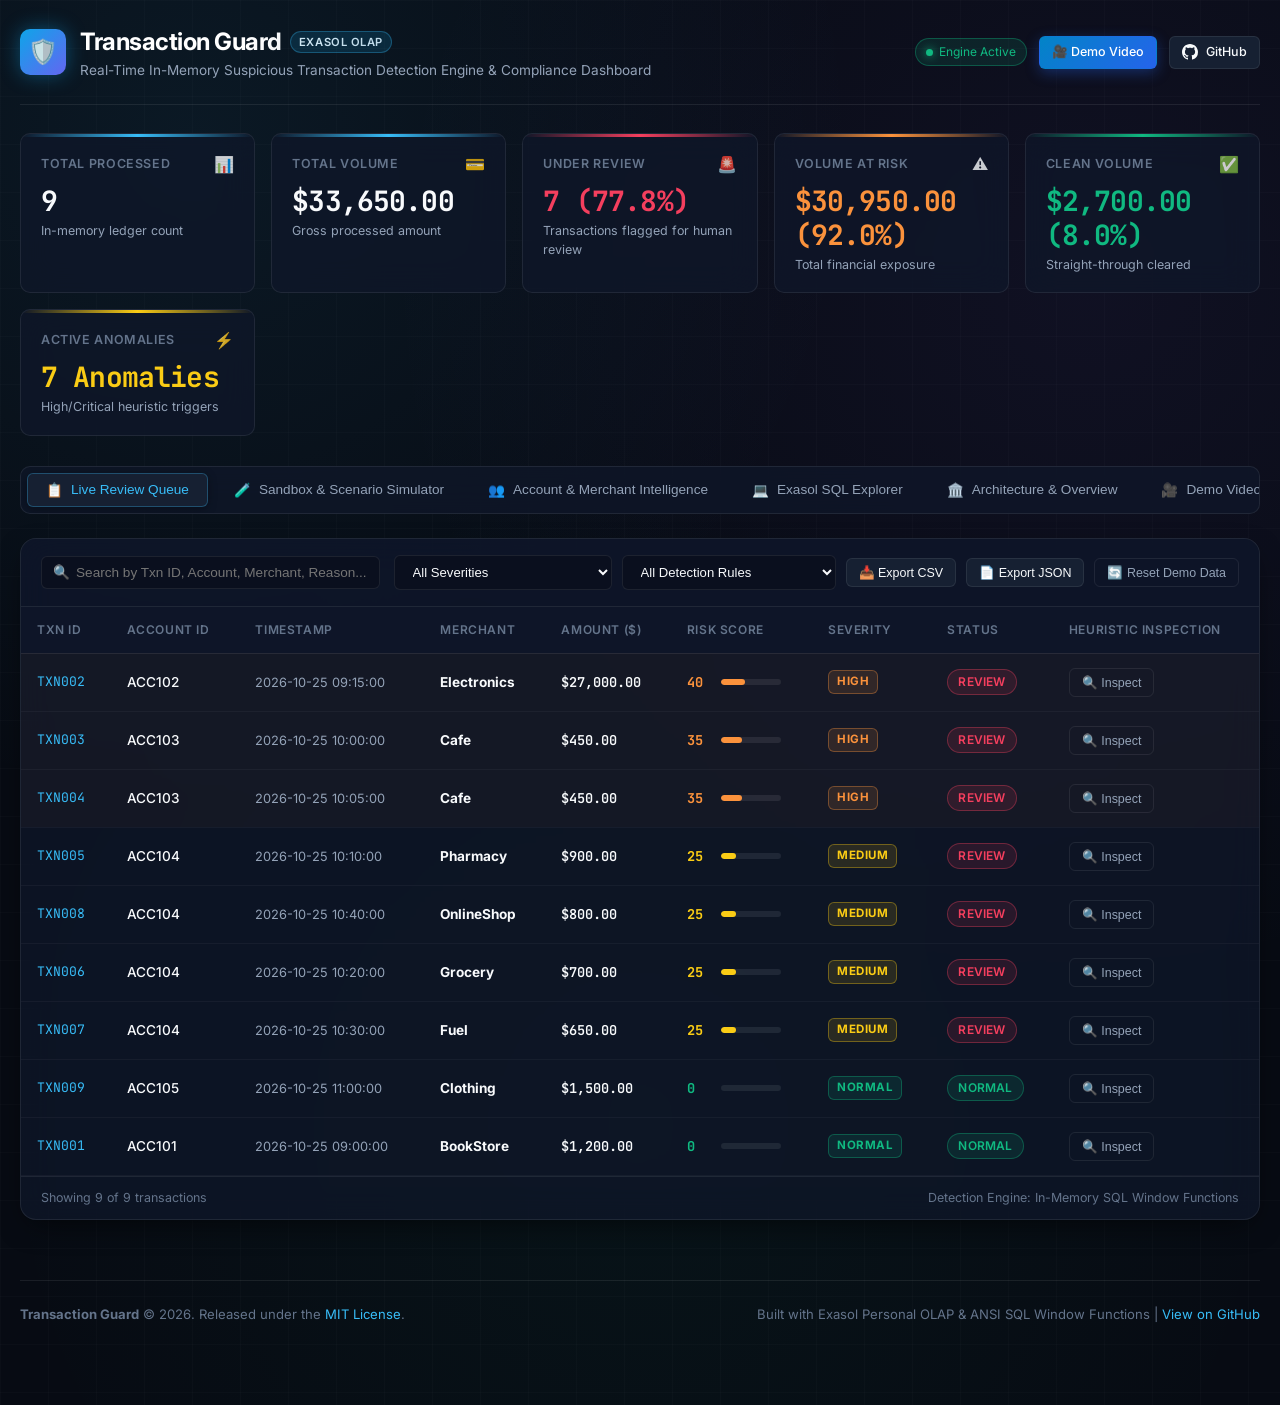
<file: index.html>
<!DOCTYPE html>
<html lang="en">
<head>
  <meta charset="UTF-8">
  <meta name="viewport" content="width=device-width, initial-scale=1.0">
  <title>Transaction Guard | In-Memory Suspicious Financial Transaction Detection Engine</title>
  <meta name="description" content="Real-time in-memory suspicious financial transaction detection engine built for Exasol OLAP and ANSI SQL. Uses analytic window functions to detect duplicate charges, high-value anomalies, and velocity bursts.">
  <meta name="keywords" content="Exasol, fraud detection, SQL window functions, transaction guard, financial analytics, compliance, money laundering, risk scoring">
  <meta name="author" content="Sindhureny S, Yashwanthiga G, TarunShree M">
  
  <!-- Favicon SVG -->
  <link rel="icon" type="image/svg+xml" href="data:image/svg+xml,<svg xmlns='http://www.w3.org/2000/svg' viewBox='0 0 100 100'><text y='.9em' font-size='90'>🛡️</text></svg>">

  <!-- Google Fonts: Inter & JetBrains Mono -->
  <link rel="preconnect" href="https://fonts.googleapis.com">
  <link rel="preconnect" href="https://fonts.gstatic.com" crossorigin>
  <link href="https://fonts.googleapis.com/css2?family=Inter:wght@400;500;600;700;800&family=JetBrains+Mono:wght@400;500;600;700&display=swap" rel="stylesheet">

  <link rel="stylesheet" href="styles.css">
</head>
<body>

  <div class="app-container">
    <!-- Top Header -->
    <header class="top-header">
      <div class="brand-section">
        <div class="brand-icon">🛡️</div>
        <div class="brand-text">
          <h1>
            Transaction Guard
            <span class="badge-tag">Exasol OLAP</span>
          </h1>
          <p>Real-Time In-Memory Suspicious Transaction Detection Engine & Compliance Dashboard</p>
        </div>
      </div>

      <div class="header-actions">
        <div class="live-indicator">
          <div class="pulse-dot"></div>
          <span>Engine Active</span>
        </div>
        <a href="https://drive.google.com/file/d/1MgY-Qg6QdmKEHT4E20H-TFEcHL1sKirj/view?usp=sharing" target="_blank" rel="noopener noreferrer" class="btn btn-primary btn-sm">
          🎥 Demo Video
        </a>
        <a href="https://github.com/Sindhureny/transaction_guard" target="_blank" rel="noopener noreferrer" class="btn btn-secondary btn-sm">
          <svg width="16" height="16" viewBox="0 0 24 24" fill="currentColor"><path d="M12 0C5.37 0 0 5.37 0 12c0 5.31 3.435 9.795 8.205 11.385.6.105.825-.255.825-.57 0-.285-.015-1.23-.015-2.235-3.015.555-3.795-.735-4.035-1.41-.135-.345-.72-1.41-1.23-1.695-.42-.225-1.02-.78-.015-.795.945-.015 1.62.87 1.845 1.23 1.08 1.815 2.805 1.305 3.495.99.105-.78.42-1.305.765-1.605-2.67-.3-5.46-1.335-5.46-5.925 0-1.305.465-2.385 1.23-3.225-.12-.3-.54-1.53.12-3.18 0 0 1.005-.315 3.3 1.23.96-.27 1.98-.405 3-.405s2.04.135 3 .405c2.295-1.56 3.3-1.23 3.3-1.23.66 1.65.24 2.88.12 3.18.765.84 1.23 1.905 1.23 3.225 0 4.605-2.805 5.625-5.475 5.925.435.375.81 1.095.81 2.22 0 1.605-.015 2.895-.015 3.3 0 .315.225.69.825.57A12.02 12.02 0 0024 12c0-6.63-5.37-12-12-12z"/></svg>
          GitHub
        </a>
      </div>
    </header>

    <!-- Executive KPI Grid -->
    <section class="kpi-grid">
      <div class="kpi-card">
        <div class="kpi-header">
          <span class="kpi-title">Total Processed</span>
          <span class="kpi-icon">📊</span>
        </div>
        <div class="kpi-value" id="kpiTotalTxns">0</div>
        <div class="kpi-subtitle">In-memory ledger count</div>
      </div>

      <div class="kpi-card">
        <div class="kpi-header">
          <span class="kpi-title">Total Volume</span>
          <span class="kpi-icon">💳</span>
        </div>
        <div class="kpi-value" id="kpiTotalVolume">$0.00</div>
        <div class="kpi-subtitle">Gross processed amount</div>
      </div>

      <div class="kpi-card critical">
        <div class="kpi-header">
          <span class="kpi-title">Under Review</span>
          <span class="kpi-icon">🚨</span>
        </div>
        <div class="kpi-value" id="kpiFlaggedTxns" style="color: var(--crit-color);">0 (0%)</div>
        <div class="kpi-subtitle">Transactions flagged for human review</div>
      </div>

      <div class="kpi-card high">
        <div class="kpi-header">
          <span class="kpi-title">Volume at Risk</span>
          <span class="kpi-icon">⚠️</span>
        </div>
        <div class="kpi-value" id="kpiFlaggedVol" style="color: var(--high-color);">$0.00 (0%)</div>
        <div class="kpi-subtitle">Total financial exposure</div>
      </div>

      <div class="kpi-card normal">
        <div class="kpi-header">
          <span class="kpi-title">Clean Volume</span>
          <span class="kpi-icon">✅</span>
        </div>
        <div class="kpi-value" id="kpiNormalVol" style="color: var(--norm-color);">$0.00 (0%)</div>
        <div class="kpi-subtitle">Straight-through cleared</div>
      </div>

      <div class="kpi-card medium">
        <div class="kpi-header">
          <span class="kpi-title">Active Anomalies</span>
          <span class="kpi-icon">⚡</span>
        </div>
        <div class="kpi-value" id="kpiActiveTriggers" style="color: var(--med-color);">0</div>
        <div class="kpi-subtitle">High/Critical heuristic triggers</div>
      </div>
    </section>

    <!-- Navigation Tabs -->
    <nav class="nav-tabs" aria-label="Main Dashboard Tabs">
      <button class="tab-btn active" data-target="tabLedger">
        <span>📋</span> Live Review Queue
      </button>
      <button class="tab-btn" data-target="tabSimulator">
        <span>🧪</span> Sandbox & Scenario Simulator
      </button>
      <button class="tab-btn" data-target="tabProfiles">
        <span>👥</span> Account & Merchant Intelligence
      </button>
      <button class="tab-btn" data-target="tabSql">
        <span>💻</span> Exasol SQL Explorer
      </button>
      <button class="tab-btn" data-target="tabArch">
        <span>🏛️</span> Architecture & Overview
      </button>
      <button class="tab-btn" data-target="tabVideo">
        <span>🎥</span> Demo Video
      </button>
    </nav>

    <!-- TAB 1: LIVE REVIEW QUEUE & LEDGER -->
    <main id="tabLedger" class="tab-content active">
      <div class="table-panel">
        <div class="table-toolbar">
          <div class="search-box">
            <span class="search-icon">🔍</span>
            <input type="text" id="searchInput" class="search-input" placeholder="Search by Txn ID, Account, Merchant, Reason...">
          </div>

          <div class="filter-group">
            <select id="filterSeverity" class="select-input" aria-label="Filter by Severity">
              <option value="ALL">All Severities</option>
              <option value="REVIEW">Only Review Queue</option>
              <option value="CRITICAL">Critical Tier (Score ≥ 65)</option>
              <option value="HIGH">High Tier (Score ≥ 35)</option>
              <option value="MEDIUM">Medium Tier (Score ≥ 25)</option>
              <option value="NORMAL">Normal / Cleared (Score = 0)</option>
            </select>

            <select id="filterRule" class="select-input" aria-label="Filter by Detection Rule">
              <option value="ALL">All Detection Rules</option>
              <option value="DUP">Rule 1: Duplicate Charges</option>
              <option value="HIGH">Rule 2: High-Value Anomaly</option>
              <option value="VEL">Rule 3: Daily Velocity Bursts</option>
              <option value="CLEAN">Rule 0: No Rules Triggered</option>
            </select>

            <button class="btn btn-secondary btn-sm" onclick="exportReviewQueueCSV()">
              📥 Export CSV
            </button>
            <button class="btn btn-secondary btn-sm" onclick="exportAuditJSON()">
              📄 Export JSON
            </button>
            <button class="btn btn-outline btn-sm" onclick="resetBaseline()">
              🔄 Reset Demo Data
            </button>
          </div>
        </div>

        <div class="table-responsive">
          <table class="data-table" id="ledgerTable">
            <thead>
              <tr>
                <th>Txn ID</th>
                <th>Account ID</th>
                <th>Timestamp</th>
                <th>Merchant</th>
                <th>Amount ($)</th>
                <th>Risk Score</th>
                <th>Severity</th>
                <th>Status</th>
                <th>Heuristic Inspection</th>
              </tr>
            </thead>
            <tbody id="ledgerTableBody">
              <!-- Dynamically populated by app.js -->
            </tbody>
          </table>
        </div>

        <div style="padding: 12px 20px; font-size: 0.78rem; color: var(--text-dim); display: flex; justify-content: space-between; border-top: 1px solid var(--border-subtle);">
          <span id="tableCountDisplay">Loading ledger...</span>
          <span>Detection Engine: In-Memory SQL Window Functions</span>
        </div>
      </div>
    </main>

    <!-- TAB 2: SANDBOX & TRANSACTION SIMULATOR -->
    <section id="tabSimulator" class="tab-content">
      <div class="simulator-layout">
        <!-- Input Form & Presets -->
        <div class="panel-card">
          <h2 class="panel-title"><span>🧪</span> Interactive Transaction Simulator</h2>
          <p class="panel-desc">Test custom transactions or trigger multi-rule compound attack simulations against the live heuristic engine.</p>

          <label class="form-label">Pre-Engineered Test Scenarios</label>
          <div class="presets-grid">
            <button class="preset-card" onclick="loadPreset('baseline')">
              <div class="preset-icon">📌</div>
              <span class="preset-title">Baseline Benchmark</span>
              <span class="preset-sub">Standard 9 transactions</span>
            </button>
            <button class="preset-card" onclick="loadPreset('high_value')">
              <div class="preset-icon">💎</div>
              <span class="preset-title">High-Value Spike</span>
              <span class="preset-sub">Breaches $25,000 threshold</span>
            </button>
            <button class="preset-card" onclick="loadPreset('duplicate_attack')">
              <div class="preset-icon">👥</div>
              <span class="preset-title">Duplicate Burst</span>
              <span class="preset-sub">Same Acc, Amt & Merchant</span>
            </button>
            <button class="preset-card" onclick="loadPreset('velocity_burst')">
              <div class="preset-icon">⚡</div>
              <span class="preset-title">Velocity Burst</span>
              <span class="preset-sub">≥ 4 txns in same day</span>
            </button>
            <button class="preset-card" onclick="loadPreset('compound_threat')">
              <div class="preset-icon">🚨</div>
              <span class="preset-title">Compound Critical</span>
              <span class="preset-sub">Duplicate + High Value (Score 75)</span>
            </button>
            <button class="preset-card" onclick="loadPreset('clean_only')">
              <div class="preset-icon">✅</div>
              <span class="preset-title">Benign Batch</span>
              <span class="preset-sub">Straight-through cleared</span>
            </button>
          </div>

          <div style="border-top: 1px solid var(--border-subtle); padding-top: 20px; margin-top: 10px;">
            <label class="form-label">Evaluate Custom Transaction</label>
            <div class="form-row">
              <div class="form-group">
                <label class="form-label" for="simAccount">Account ID</label>
                <input type="text" id="simAccount" class="form-input" value="ACC103" placeholder="e.g. ACC103">
              </div>
              <div class="form-group">
                <label class="form-label" for="simAmount">Amount ($ USD)</label>
                <input type="number" id="simAmount" class="form-input" value="450.00" step="0.01" placeholder="450.00">
              </div>
            </div>

            <div class="form-row">
              <div class="form-group">
                <label class="form-label" for="simMerchant">Merchant Terminal</label>
                <input type="text" id="simMerchant" class="form-input" value="Cafe" placeholder="e.g. Cafe">
              </div>
              <div class="form-group">
                <label class="form-label" for="simDateTime">Timestamp</label>
                <input type="text" id="simDateTime" class="form-input" value="2026-10-25 10:15:00">
              </div>
            </div>

            <div style="display: flex; gap: 12px; margin-top: 8px;">
              <button class="btn btn-primary" onclick="addSimulatedTransaction()">
                ➕ Commit to Active Ledger
              </button>
              <button class="btn btn-outline" onclick="resetBaseline()">
                🔄 Reset
              </button>
            </div>
          </div>
        </div>

        <!-- Real-Time Evaluation Result -->
        <div class="panel-card">
          <h2 class="panel-title"><span>🎯</span> Real-Time Heuristic Adjudication</h2>
          <p class="panel-desc">Calculated dynamically by partitioning across active ledger windows.</p>

          <div class="eval-result-card">
            <div class="eval-result-header">
              <div class="eval-score-ring">
                <div class="eval-score-number" id="simScoreVal">0</div>
                <div>
                  <div style="font-size: 0.75rem; color: var(--text-dim); text-transform: uppercase;">Composite Score</div>
                  <div style="font-size: 0.85rem; font-weight: 600;">Out of 100 max pts</div>
                </div>
              </div>

              <div style="text-align: right;">
                <div><span id="simSeverityBadge" class="badge-severity normal">NORMAL</span></div>
                <div style="margin-top: 6px;"><span id="simStatusBadge" class="badge-status normal">NORMAL</span></div>
              </div>
            </div>

            <div class="heuristic-breakdown">
              <div class="heuristic-item">
                <div class="heuristic-name">
                  <span>👥</span>
                  <div>
                    <strong>Rule 1: Duplicate Match Partition</strong><br/>
                    <span style="font-size: 0.72rem; color: var(--text-dim);">Same Account, Amount & Merchant</span>
                  </div>
                </div>
                <div style="font-family: var(--font-mono); font-size: 0.82rem;" id="simDupMatch">0 matches</div>
              </div>

              <div class="heuristic-item">
                <div class="heuristic-name">
                  <span>💎</span>
                  <div>
                    <strong>Rule 2: High-Value Threshold</strong><br/>
                    <span style="font-size: 0.72rem; color: var(--text-dim);">Amount ≥ $25,000.00</span>
                  </div>
                </div>
                <div style="font-family: var(--font-mono); font-size: 0.82rem;" id="simHighMatch">Under threshold</div>
              </div>

              <div class="heuristic-item">
                <div class="heuristic-name">
                  <span>⚡</span>
                  <div>
                    <strong>Rule 3: Daily Activity Velocity</strong><br/>
                    <span style="font-size: 0.72rem; color: var(--text-dim);">≥ 4 Transactions on same date</span>
                  </div>
                </div>
                <div style="font-family: var(--font-mono); font-size: 0.82rem;" id="simVelMatch">0 in day</div>
              </div>
            </div>

            <div style="margin-top: 16px; padding: 12px; background: rgba(0,0,0,0.3); border-radius: var(--radius-sm);">
              <div style="font-size: 0.72rem; color: var(--text-dim); text-transform: uppercase;">Adjudication Reasons</div>
              <div id="simReasonDisplay" style="font-size: 0.85rem; color: #38bdf8; font-weight: 500; margin-top: 4px;">
                No rule triggered
              </div>
            </div>
          </div>
        </div>
      </div>
    </section>

    <!-- TAB 3: ACCOUNT & MERCHANT RISK PROFILES -->
    <section id="tabProfiles" class="tab-content">
      <div style="display: grid; grid-template-columns: 1fr 1fr; gap: 24px;">
        <!-- Account Profiles -->
        <div class="table-panel">
          <div style="padding: 18px 20px; border-bottom: 1px solid var(--border-subtle);">
            <h3 style="font-size: 1.05rem; font-weight: 600; display: flex; align-items: center; gap: 8px;">
              <span>👤</span> Account Exposure Profiles (V_ACCOUNT_RISK_PROFILE)
            </h3>
            <p style="font-size: 0.78rem; color: var(--text-muted); margin-top: 4px;">Aggregated exposure, flagged volume, and maximum risk score per account.</p>
          </div>
          <div class="table-responsive">
            <table class="data-table">
              <thead>
                <tr>
                  <th>Account ID</th>
                  <th>Total Txns</th>
                  <th>Flagged</th>
                  <th>Total Volume</th>
                  <th>Volume at Risk</th>
                  <th>Max Score</th>
                </tr>
              </thead>
              <tbody id="accountProfileBody">
                <!-- Populated by JS -->
              </tbody>
            </table>
          </div>
        </div>

        <!-- Merchant Profiles -->
        <div class="table-panel">
          <div style="padding: 18px 20px; border-bottom: 1px solid var(--border-subtle);">
            <h3 style="font-size: 1.05rem; font-weight: 600; display: flex; align-items: center; gap: 8px;">
              <span>🏬</span> Merchant Risk Intelligence (V_MERCHANT_RISK_PROFILE)
            </h3>
            <p style="font-size: 0.78rem; color: var(--text-muted); margin-top: 4px;">Terminal exposure, duplicate billing alerts, and suspicious transaction volumes.</p>
          </div>
          <div class="table-responsive">
            <table class="data-table">
              <thead>
                <tr>
                  <th>Merchant</th>
                  <th>Transactions</th>
                  <th>Flagged</th>
                  <th>Duplicates</th>
                  <th>Gross Volume</th>
                </tr>
              </thead>
              <tbody id="merchantProfileBody">
                <!-- Populated by JS -->
              </tbody>
            </table>
          </div>
        </div>
      </div>
    </section>

    <!-- TAB 4: EXASOL SQL EXPLORER -->
    <section id="tabSql" class="tab-content">
      <div class="sql-container">
        <aside class="sql-sidebar">
          <span style="font-size: 0.75rem; font-weight: 700; color: var(--text-dim); text-transform: uppercase; margin-bottom: 6px; padding: 0 8px;">Views & Scripts</span>
          <button class="sql-nav-item active" onclick="selectSqlTab('v_suspicious', this)">
            <span>V_SUSPICIOUS_TRANSACTIONS</span>
            <span style="font-size: 0.7rem; opacity: 0.6;">Core</span>
          </button>
          <button class="sql-nav-item" onclick="selectSqlTab('v_summary', this)">
            <span>V_RISK_SUMMARY</span>
            <span style="font-size: 0.7rem; opacity: 0.6;">KPIs</span>
          </button>
          <button class="sql-nav-item" onclick="selectSqlTab('v_account', this)">
            <span>V_ACCOUNT_RISK_PROFILE</span>
            <span style="font-size: 0.7rem; opacity: 0.6;">Accounts</span>
          </button>
          <button class="sql-nav-item" onclick="selectSqlTab('v_query', this)">
            <span>PRIORITY REVIEW QUEUE</span>
            <span style="font-size: 0.7rem; opacity: 0.6;">Query</span>
          </button>
          <button class="sql-nav-item" onclick="selectSqlTab('full_script', this)">
            <span>transaction_guard_exasol.sql</span>
            <span style="font-size: 0.7rem; opacity: 0.6;">Master</span>
          </button>
        </aside>

        <div class="sql-code-panel">
          <div class="sql-code-header">
            <span class="sql-code-title" id="sqlSnippetTitle">V_SUSPICIOUS_TRANSACTIONS (EXASOL ANSI SQL)</span>
            <button class="btn btn-secondary btn-sm" onclick="copyActiveSql()">
              📋 Copy SQL
            </button>
          </div>
          <pre class="code-pre"><code id="sqlCodeDisplay">-- SQL Code will be displayed here</code></pre>
        </div>
      </div>
    </section>

    <!-- TAB 5: ARCHITECTURE & PROJECT OVERVIEW -->
    <section id="tabArch" class="tab-content">
      <div class="arch-grid">
        <div class="arch-card">
          <span class="arch-step-badge">Phase 1: Ingestion</span>
          <h3 style="font-size: 1.1rem; margin-bottom: 8px;">TRANSACTIONS Table</h3>
          <p style="font-size: 0.85rem; color: var(--text-muted); line-height: 1.6;">
            Raw ledger records containing <code>TRANSACTION_ID</code>, <code>ACCOUNT_ID</code>, <code>AMOUNT</code>, <code>TRANSACTION_TIME</code>, and <code>MERCHANT</code>. Uses primary key constraints and idempotent DDL.
          </p>
        </div>

        <div class="arch-card">
          <span class="arch-step-badge">Phase 2: In-Memory Windowing</span>
          <h3 style="font-size: 1.1rem; margin-bottom: 8px;">Analytic Window Functions</h3>
          <p style="font-size: 0.85rem; color: var(--text-muted); line-height: 1.6;">
            Leverages Exasol's columnar in-memory calculation engine. Window partitions evaluate duplicate billing and daily transaction velocity simultaneously without costly table self-joins or slow procedural loops.
          </p>
        </div>

        <div class="arch-card">
          <span class="arch-step-badge">Phase 3: Composite Scoring</span>
          <h3 style="font-size: 1.1rem; margin-bottom: 8px;">Risk Scoring & Concatenation</h3>
          <p style="font-size: 0.85rem; color: var(--text-muted); line-height: 1.6;">
            Rule weights sum to a holistic score (0-100). Concatenates all active heuristic flags into plain-language audit trails, preventing secondary triggers from being masked by single CASE statements.
          </p>
        </div>
      </div>

      <!-- Slide Details from Presentation -->
      <div class="panel-card" style="margin-top: 24px;">
        <h3 style="font-size: 1.15rem; font-weight: 700; margin-bottom: 12px; display: flex; align-items: center; gap: 8px;">
          <span>🎓</span> Project Presentation Details (TransactionGuard.pptx)
        </h3>
        <div style="display: grid; grid-template-columns: repeat(auto-fit, minmax(280px, 1fr)); gap: 16px; font-size: 0.85rem;">
          <div style="background: rgba(0,0,0,0.3); padding: 14px; border-radius: var(--radius-sm);">
            <div style="color: var(--text-dim); text-transform: uppercase; font-size: 0.72rem;">Track & Challenge</div>
            <div style="font-weight: 600; color: #38bdf8; margin-top: 4px;">Money, Risk & Regulation</div>
            <div style="color: var(--text-muted); margin-top: 2px;">Exasol In-Memory Analytic Database</div>
          </div>
          <div style="background: rgba(0,0,0,0.3); padding: 14px; border-radius: var(--radius-sm);">
            <div style="color: var(--text-dim); text-transform: uppercase; font-size: 0.72rem;">Institution</div>
            <div style="font-weight: 600; color: #38bdf8; margin-top: 4px;">Easwari Engineering College</div>
            <div style="color: var(--text-muted); margin-top: 2px;">Department of Information Technology</div>
          </div>
          <div style="background: rgba(0,0,0,0.3); padding: 14px; border-radius: var(--radius-sm);">
            <div style="color: var(--text-dim); text-transform: uppercase; font-size: 0.72rem;">Project Authors</div>
            <div style="font-weight: 600; color: #38bdf8; margin-top: 4px;">Sindhureny S, Yashwanthiga G, TarunShree M</div>
            <div style="color: var(--text-muted); margin-top: 2px;">Core SQL & Engine Developers</div>
          </div>
        </div>

        <div style="margin-top: 18px; padding: 14px; background: rgba(56, 189, 248, 0.05); border: 1px solid var(--border-accent); border-radius: var(--radius-sm); font-size: 0.82rem; color: var(--text-muted);">
          <strong style="color: #38bdf8;">Compliance Notice:</strong> Flagging a transaction for <code>REVIEW</code> is an automated prioritization heuristic, not definitive proof of fraud. Human compliance officers conduct final adjudication following bank regulations.
        </div>
      </div>
    </section>

    <!-- TAB 6: DEMO VIDEO PLAYER -->
    <section id="tabVideo" class="tab-content">
      <div class="panel-card">
        <div style="display: flex; justify-content: space-between; align-items: center; margin-bottom: 16px; flex-wrap: wrap; gap: 12px;">
          <div>
            <h2 class="panel-title"><span>🎥</span> Project Walkthrough & Live Video Demonstration</h2>
            <p class="panel-desc" style="margin-bottom: 0;">Full screen-recording demonstration showcasing in-memory SQL heuristics, risk scoring, scenario simulations, and analytics.</p>
          </div>
          <a href="https://drive.google.com/file/d/1MgY-Qg6QdmKEHT4E20H-TFEcHL1sKirj/view?usp=sharing" target="_blank" rel="noopener noreferrer" class="btn btn-primary btn-sm">
            🔗 Open in Google Drive
          </a>
        </div>
        <div style="position: relative; padding-bottom: 56.25%; height: 0; overflow: hidden; border-radius: var(--radius-md); border: 1px solid var(--border-subtle); background: #000; box-shadow: var(--shadow-lg);">
          <iframe src="https://drive.google.com/file/d/1MgY-Qg6QdmKEHT4E20H-TFEcHL1sKirj/preview" style="position: absolute; top:0; left: 0; width: 100%; height: 100%; border: 0;" allow="autoplay" allowfullscreen title="Transaction Guard Demo Video"></iframe>
        </div>
      </div>
    </section>

    <!-- Footer -->
    <footer class="app-footer">
      <div>
        <strong>Transaction Guard</strong> © 2026. Released under the <a href="https://opensource.org/licenses/MIT" target="_blank" rel="noopener noreferrer">MIT License</a>.
      </div>
      <div>
        Built with Exasol Personal OLAP & ANSI SQL Window Functions | <a href="https://github.com/Sindhureny/transaction_guard" target="_blank" rel="noopener noreferrer">View on GitHub</a>
      </div>
    </footer>
  </div>

  <!-- Heuristic Detail Modal (<dialog>) -->
  <dialog id="inspectorModal" class="detail-modal">
    <div class="modal-header">
      <h3 style="font-size: 1rem; font-weight: 600;" id="modalTxnId">Transaction Inspection</h3>
      <button class="close-btn" onclick="closeInspector()" aria-label="Close dialog">✕</button>
    </div>
    <div class="modal-body" id="modalDetailsBody">
      <!-- Injected by app.js -->
    </div>
    <div class="modal-footer">
      <button class="btn btn-secondary btn-sm" onclick="closeInspector()">Close</button>
    </div>
  </dialog>

  <!-- Toast Notification -->
  <div id="toastNotice" class="toast-notice" role="alert">
    <span>🛡️</span>
    <span class="toast-msg">Operation completed</span>
  </div>

  <script src="app.js"></script>
</body>
</html>
</file>
<file: styles.css>
/* ============================================================================
   TRANSACTION GUARD - DESIGN SYSTEM & STYLESHEET
   Fintech Dark Cyber-Intelligence Theme
   ============================================================================ */

:root {
  --font-sans: 'Inter', -apple-system, BlinkMacSystemFont, 'Segoe UI', Roboto, sans-serif;
  --font-mono: 'JetBrains Mono', 'Fira Code', Consolas, monospace;

  /* Color Palette */
  --bg-app: #070b13;
  --bg-card: rgba(15, 23, 42, 0.75);
  --bg-card-hover: rgba(30, 41, 59, 0.85);
  --bg-elevated: #162032;
  --bg-glass: rgba(15, 23, 42, 0.65);
  --bg-glass-input: rgba(10, 16, 29, 0.8);

  /* Borders & Dividers */
  --border-subtle: rgba(255, 255, 255, 0.08);
  --border-accent: rgba(56, 189, 248, 0.3);
  --border-focus: #38bdf8;

  /* Typography Colors */
  --text-main: #f8fafc;
  --text-muted: #94a3b8;
  --text-dim: #64748b;
  --text-inverse: #070b13;

  /* Severity / Risk Status Tokens */
  --crit-color: #f43f5e;
  --crit-glow: rgba(244, 63, 94, 0.3);
  --crit-bg: rgba(244, 63, 94, 0.12);
  --crit-border: rgba(244, 63, 94, 0.35);

  --high-color: #fb923c;
  --high-glow: rgba(251, 146, 60, 0.3);
  --high-bg: rgba(251, 146, 60, 0.12);
  --high-border: rgba(251, 146, 60, 0.35);

  --med-color: #facc15;
  --med-glow: rgba(250, 204, 21, 0.3);
  --med-bg: rgba(250, 204, 21, 0.12);
  --med-border: rgba(250, 204, 21, 0.35);

  --norm-color: #10b981;
  --norm-glow: rgba(16, 185, 129, 0.3);
  --norm-bg: rgba(16, 185, 129, 0.12);
  --norm-border: rgba(16, 185, 129, 0.35);

  --cyan-accent: #06b6d4;
  --blue-accent: #3b82f6;
  --purple-accent: #8b5cf6;

  /* Shadows */
  --shadow-sm: 0 2px 8px rgba(0, 0, 0, 0.4);
  --shadow-lg: 0 10px 30px -10px rgba(0, 0, 0, 0.7);
  --shadow-glow: 0 0 25px rgba(56, 189, 248, 0.15);

  --radius-sm: 6px;
  --radius-md: 10px;
  --radius-lg: 16px;
  --radius-full: 9999px;
  --transition: all 0.2s cubic-bezier(0.4, 0, 0.2, 1);
}

*, *::before, *::after {
  box-sizing: border-box;
  margin: 0;
  padding: 0;
}

body {
  font-family: var(--font-sans);
  background-color: var(--bg-app);
  color: var(--text-main);
  line-height: 1.5;
  min-height: 100vh;
  position: relative;
  overflow-x: hidden;
  background-image:
    radial-gradient(circle at 15% 10%, rgba(56, 189, 248, 0.08) 0%, transparent 40%),
    radial-gradient(circle at 85% 20%, rgba(139, 92, 246, 0.07) 0%, transparent 45%),
    radial-gradient(circle at 50% 80%, rgba(16, 185, 129, 0.05) 0%, transparent 50%),
    linear-gradient(rgba(255, 255, 255, 0.015) 1px, transparent 1px),
    linear-gradient(90deg, rgba(255, 255, 255, 0.015) 1px, transparent 1px);
  background-size: 100% 100%, 100% 100%, 100% 100%, 48px 48px, 48px 48px;
}

/* ============================================================================
   CONTAINER & LAYOUT
   ============================================================================ */
.app-container {
  max-width: 1400px;
  margin: 0 auto;
  padding: 24px 20px 80px;
}

/* Navigation & Top Bar */
.top-header {
  display: flex;
  justify-content: space-between;
  align-items: center;
  flex-wrap: wrap;
  gap: 16px;
  padding-bottom: 24px;
  margin-bottom: 28px;
  border-bottom: 1px solid var(--border-subtle);
}

.brand-section {
  display: flex;
  align-items: center;
  gap: 14px;
}

.brand-icon {
  width: 46px;
  height: 46px;
  background: linear-gradient(135deg, #0ea5e9, #6366f1);
  border-radius: var(--radius-md);
  display: flex;
  align-items: center;
  justify-content: center;
  box-shadow: 0 0 20px rgba(14, 165, 233, 0.4);
  font-size: 24px;
}

.brand-text h1 {
  font-size: 1.5rem;
  font-weight: 700;
  letter-spacing: -0.02em;
  background: linear-gradient(135deg, #ffffff 30%, #94a3b8 100%);
  -webkit-background-clip: text;
  -webkit-text-fill-color: transparent;
  display: flex;
  align-items: center;
  gap: 8px;
}

.brand-text p {
  font-size: 0.85rem;
  color: var(--text-muted);
}

.badge-tag {
  font-size: 0.7rem;
  font-weight: 600;
  padding: 2px 8px;
  border-radius: var(--radius-full);
  text-transform: uppercase;
  letter-spacing: 0.05em;
  background: rgba(14, 165, 233, 0.15);
  color: #38bdf8;
  border: 1px solid rgba(56, 189, 248, 0.3);
}

.header-actions {
  display: flex;
  align-items: center;
  gap: 12px;
}

.btn {
  display: inline-flex;
  align-items: center;
  justify-content: center;
  gap: 8px;
  padding: 8px 16px;
  border-radius: var(--radius-sm);
  font-size: 0.85rem;
  font-weight: 500;
  cursor: pointer;
  transition: var(--transition);
  border: 1px solid transparent;
  text-decoration: none;
}

.btn-primary {
  background: linear-gradient(135deg, #0284c7, #2563eb);
  color: #ffffff;
  box-shadow: 0 4px 14px rgba(37, 99, 235, 0.35);
}

.btn-primary:hover {
  background: linear-gradient(135deg, #0369a1, #1d4ed8);
  transform: translateY(-1px);
  box-shadow: 0 6px 20px rgba(37, 99, 235, 0.5);
}

.btn-secondary {
  background: var(--bg-elevated);
  color: var(--text-main);
  border: 1px solid var(--border-subtle);
}

.btn-secondary:hover {
  background: var(--bg-card-hover);
  border-color: var(--border-accent);
}

.btn-outline {
  background: transparent;
  color: var(--text-muted);
  border: 1px solid var(--border-subtle);
}

.btn-outline:hover {
  color: var(--text-main);
  border-color: var(--text-muted);
}

.btn-sm {
  padding: 6px 12px;
  font-size: 0.78rem;
}

/* Pulsing Live Dot */
.live-indicator {
  display: inline-flex;
  align-items: center;
  gap: 6px;
  font-size: 0.75rem;
  color: var(--norm-color);
  background: var(--norm-bg);
  border: 1px solid var(--norm-border);
  padding: 4px 10px;
  border-radius: var(--radius-full);
}

.pulse-dot {
  width: 7px;
  height: 7px;
  border-radius: 50%;
  background: var(--norm-color);
  box-shadow: 0 0 10px var(--norm-color);
  animation: pulse 2s infinite;
}

@keyframes pulse {
  0% { transform: scale(0.95); box-shadow: 0 0 0 0 rgba(16, 185, 129, 0.7); }
  70% { transform: scale(1); box-shadow: 0 0 0 8px rgba(16, 185, 129, 0); }
  100% { transform: scale(0.95); box-shadow: 0 0 0 0 rgba(16, 185, 129, 0); }
}

/* ============================================================================
   KPI METRIC CARDS
   ============================================================================ */
.kpi-grid {
  display: grid;
  grid-template-columns: repeat(auto-fit, minmax(200px, 1fr));
  gap: 16px;
  margin-bottom: 30px;
}

.kpi-card {
  background: var(--bg-card);
  backdrop-filter: blur(16px);
  -webkit-backdrop-filter: blur(16px);
  border: 1px solid var(--border-subtle);
  border-radius: var(--radius-md);
  padding: 18px 20px;
  position: relative;
  overflow: hidden;
  transition: var(--transition);
}

.kpi-card:hover {
  border-color: var(--border-accent);
  transform: translateY(-2px);
  box-shadow: var(--shadow-glow);
}

.kpi-card::before {
  content: '';
  position: absolute;
  top: 0;
  left: 0;
  right: 0;
  height: 3px;
  background: linear-gradient(90deg, transparent, var(--card-accent, #38bdf8), transparent);
}

.kpi-card.critical { --card-accent: var(--crit-color); }
.kpi-card.high { --card-accent: var(--high-color); }
.kpi-card.medium { --card-accent: var(--med-color); }
.kpi-card.normal { --card-accent: var(--norm-color); }

.kpi-header {
  display: flex;
  justify-content: space-between;
  align-items: center;
  margin-bottom: 8px;
}

.kpi-title {
  font-size: 0.78rem;
  font-weight: 600;
  text-transform: uppercase;
  letter-spacing: 0.05em;
  color: var(--text-dim);
}

.kpi-icon {
  font-size: 1rem;
  opacity: 0.8;
}

.kpi-value {
  font-size: 1.75rem;
  font-weight: 700;
  font-family: var(--font-mono);
  color: var(--text-main);
  letter-spacing: -0.03em;
  line-height: 1.2;
}

.kpi-subtitle {
  font-size: 0.78rem;
  color: var(--text-muted);
  margin-top: 4px;
}

/* ============================================================================
   SECTION TABS & WORKSPACE NAVIGATION
   ============================================================================ */
.nav-tabs {
  display: flex;
  align-items: center;
  gap: 8px;
  background: var(--bg-card);
  backdrop-filter: blur(12px);
  border: 1px solid var(--border-subtle);
  border-radius: var(--radius-md);
  padding: 6px;
  margin-bottom: 24px;
  overflow-x: auto;
}

.tab-btn {
  display: flex;
  align-items: center;
  gap: 8px;
  padding: 8px 18px;
  border: none;
  background: transparent;
  color: var(--text-muted);
  font-size: 0.85rem;
  font-weight: 500;
  border-radius: var(--radius-sm);
  cursor: pointer;
  transition: var(--transition);
  white-space: nowrap;
}

.tab-btn:hover {
  color: var(--text-main);
  background: rgba(255, 255, 255, 0.04);
}

.tab-btn.active {
  background: var(--bg-elevated);
  color: #38bdf8;
  border: 1px solid var(--border-accent);
  box-shadow: 0 2px 10px rgba(0, 0, 0, 0.3);
}

.tab-content {
  display: none;
}

.tab-content.active {
  display: block;
  animation: fadeIn 0.25s ease-out;
}

@keyframes fadeIn {
  from { opacity: 0; transform: translateY(6px); }
  to { opacity: 1; transform: translateY(0); }
}

/* ============================================================================
   DATA TABLE & CONTROLS
   ============================================================================ */
.table-panel {
  background: var(--bg-card);
  backdrop-filter: blur(16px);
  border: 1px solid var(--border-subtle);
  border-radius: var(--radius-lg);
  overflow: hidden;
  box-shadow: var(--shadow-lg);
}

.table-toolbar {
  display: flex;
  justify-content: space-between;
  align-items: center;
  flex-wrap: wrap;
  gap: 14px;
  padding: 16px 20px;
  border-bottom: 1px solid var(--border-subtle);
  background: rgba(15, 23, 42, 0.5);
}

.search-box {
  position: relative;
  min-width: 260px;
  flex: 1;
  max-width: 400px;
}

.search-icon {
  position: absolute;
  left: 12px;
  top: 50%;
  transform: translateY(-50%);
  color: var(--text-dim);
  font-size: 0.85rem;
  pointer-events: none;
}

.search-input {
  width: 100%;
  background: var(--bg-glass-input);
  border: 1px solid var(--border-subtle);
  border-radius: var(--radius-sm);
  padding: 8px 12px 8px 34px;
  font-size: 0.85rem;
  color: var(--text-main);
  outline: none;
  transition: var(--transition);
}

.search-input:focus {
  border-color: var(--border-focus);
  box-shadow: 0 0 0 2px rgba(56, 189, 248, 0.2);
}

.filter-group {
  display: flex;
  align-items: center;
  gap: 10px;
  flex-wrap: wrap;
}

.select-input {
  background: var(--bg-glass-input);
  border: 1px solid var(--border-subtle);
  border-radius: var(--radius-sm);
  padding: 8px 14px;
  font-size: 0.82rem;
  color: var(--text-main);
  outline: none;
  cursor: pointer;
  transition: var(--transition);
}

.select-input:focus {
  border-color: var(--border-focus);
}

/* Responsive Table */
.table-responsive {
  width: 100%;
  overflow-x: auto;
}

.data-table {
  width: 100%;
  border-collapse: collapse;
  text-align: left;
  font-size: 0.85rem;
}

.data-table th {
  padding: 14px 16px;
  background: rgba(15, 23, 42, 0.8);
  font-weight: 600;
  font-size: 0.75rem;
  text-transform: uppercase;
  letter-spacing: 0.05em;
  color: var(--text-dim);
  border-bottom: 1px solid var(--border-subtle);
  white-space: nowrap;
}

.data-table td {
  padding: 14px 16px;
  border-bottom: 1px solid rgba(255, 255, 255, 0.04);
  vertical-align: middle;
  transition: var(--transition);
}

.data-table tbody tr {
  transition: var(--transition);
}

.data-table tbody tr:hover {
  background: rgba(255, 255, 255, 0.025);
}

.data-table tbody tr.row-critical {
  background: rgba(244, 63, 94, 0.03);
}

.data-table tbody tr.row-high {
  background: rgba(251, 146, 60, 0.03);
}

/* Badges */
.badge-status {
  display: inline-flex;
  align-items: center;
  gap: 5px;
  padding: 3px 10px;
  border-radius: var(--radius-full);
  font-size: 0.75rem;
  font-weight: 600;
  letter-spacing: 0.02em;
  text-transform: uppercase;
}

.badge-status.review {
  background: var(--crit-bg);
  color: var(--crit-color);
  border: 1px solid var(--crit-border);
}

.badge-status.normal {
  background: var(--norm-bg);
  color: var(--norm-color);
  border: 1px solid var(--norm-border);
}

.badge-severity {
  display: inline-flex;
  align-items: center;
  padding: 2px 8px;
  border-radius: var(--radius-sm);
  font-size: 0.72rem;
  font-weight: 700;
  letter-spacing: 0.05em;
}

.badge-severity.critical {
  background: var(--crit-bg);
  color: var(--crit-color);
  border: 1px solid var(--crit-border);
}

.badge-severity.high {
  background: var(--high-bg);
  color: var(--high-color);
  border: 1px solid var(--high-border);
}

.badge-severity.medium {
  background: var(--med-bg);
  color: var(--med-color);
  border: 1px solid var(--med-border);
}

.badge-severity.normal {
  background: var(--norm-bg);
  color: var(--norm-color);
  border: 1px solid var(--norm-border);
}

/* Score Meter */
.score-cell {
  display: flex;
  align-items: center;
  gap: 10px;
}

.score-num {
  font-family: var(--font-mono);
  font-weight: 700;
  min-width: 24px;
}

.score-bar-bg {
  width: 60px;
  height: 6px;
  background: rgba(255, 255, 255, 0.08);
  border-radius: 3px;
  overflow: hidden;
}

.score-bar-fill {
  height: 100%;
  border-radius: 3px;
  transition: width 0.4s ease;
}

.mono-cell {
  font-family: var(--font-mono);
  font-size: 0.82rem;
  color: #38bdf8;
}

.amount-cell {
  font-family: var(--font-mono);
  font-weight: 600;
  color: var(--text-main);
}

.rule-pill {
  display: inline-block;
  font-size: 0.72rem;
  padding: 2px 7px;
  margin: 2px;
  border-radius: var(--radius-sm);
  background: rgba(255, 255, 255, 0.06);
  border: 1px solid rgba(255, 255, 255, 0.1);
  color: var(--text-muted);
}

.rule-pill.highlight {
  background: rgba(244, 63, 94, 0.1);
  border-color: rgba(244, 63, 94, 0.3);
  color: #fda4af;
}

/* ============================================================================
   SANDBOX / SIMULATOR SECTION
   ============================================================================ */
.simulator-layout {
  display: grid;
  grid-template-columns: 1fr 1.2fr;
  gap: 24px;
}

@media (max-width: 992px) {
  .simulator-layout {
    grid-template-columns: 1fr;
  }
}

.panel-card {
  background: var(--bg-card);
  backdrop-filter: blur(16px);
  border: 1px solid var(--border-subtle);
  border-radius: var(--radius-lg);
  padding: 24px;
  box-shadow: var(--shadow-sm);
}

.panel-title {
  font-size: 1.1rem;
  font-weight: 600;
  margin-bottom: 8px;
  display: flex;
  align-items: center;
  gap: 8px;
}

.panel-desc {
  font-size: 0.85rem;
  color: var(--text-muted);
  margin-bottom: 20px;
}

/* Presets Container */
.presets-grid {
  display: grid;
  grid-template-columns: repeat(auto-fit, minmax(140px, 1fr));
  gap: 10px;
  margin-bottom: 24px;
}

.preset-card {
  background: var(--bg-elevated);
  border: 1px solid var(--border-subtle);
  border-radius: var(--radius-sm);
  padding: 12px;
  cursor: pointer;
  transition: var(--transition);
  text-align: left;
}

.preset-card:hover {
  background: var(--bg-card-hover);
  border-color: var(--border-accent);
  transform: translateY(-2px);
}

.preset-card .preset-icon {
  font-size: 1.2rem;
  margin-bottom: 6px;
}

.preset-card .preset-title {
  font-size: 0.78rem;
  font-weight: 600;
  color: var(--text-main);
  display: block;
}

.preset-card .preset-sub {
  font-size: 0.7rem;
  color: var(--text-dim);
}

/* Form Styling */
.form-group {
  margin-bottom: 16px;
}

.form-label {
  display: block;
  font-size: 0.78rem;
  font-weight: 600;
  color: var(--text-muted);
  margin-bottom: 6px;
  text-transform: uppercase;
  letter-spacing: 0.05em;
}

.form-input {
  width: 100%;
  background: var(--bg-glass-input);
  border: 1px solid var(--border-subtle);
  border-radius: var(--radius-sm);
  padding: 10px 14px;
  font-size: 0.88rem;
  color: var(--text-main);
  outline: none;
  transition: var(--transition);
}

.form-input:focus {
  border-color: var(--border-focus);
  box-shadow: 0 0 0 2px rgba(56, 189, 248, 0.2);
}

.form-row {
  display: grid;
  grid-template-columns: 1fr 1fr;
  gap: 12px;
}

/* Evaluation Result Box */
.eval-result-card {
  border-radius: var(--radius-md);
  padding: 20px;
  background: var(--bg-elevated);
  border: 1px solid var(--border-subtle);
  transition: var(--transition);
}

.eval-result-header {
  display: flex;
  justify-content: space-between;
  align-items: center;
  padding-bottom: 14px;
  margin-bottom: 14px;
  border-bottom: 1px solid var(--border-subtle);
}

.eval-score-ring {
  display: flex;
  align-items: center;
  gap: 16px;
}

.eval-score-number {
  font-size: 2.5rem;
  font-weight: 800;
  font-family: var(--font-mono);
  line-height: 1;
}

.heuristic-breakdown {
  display: flex;
  flex-direction: column;
  gap: 10px;
  margin-top: 16px;
}

.heuristic-item {
  display: flex;
  align-items: center;
  justify-content: space-between;
  padding: 10px 14px;
  border-radius: var(--radius-sm);
  background: rgba(0, 0, 0, 0.2);
  border: 1px solid rgba(255, 255, 255, 0.04);
}

.heuristic-name {
  font-size: 0.82rem;
  display: flex;
  align-items: center;
  gap: 8px;
}

.heuristic-points {
  font-family: var(--font-mono);
  font-size: 0.8rem;
  font-weight: 600;
}

/* ============================================================================
   SQL EXPLORER & CODE VIEWER
   ============================================================================ */
.sql-container {
  display: grid;
  grid-template-columns: 280px 1fr;
  gap: 20px;
}

@media (max-width: 900px) {
  .sql-container {
    grid-template-columns: 1fr;
  }
}

.sql-sidebar {
  background: var(--bg-card);
  backdrop-filter: blur(16px);
  border: 1px solid var(--border-subtle);
  border-radius: var(--radius-lg);
  padding: 16px;
  display: flex;
  flex-direction: column;
  gap: 8px;
}

.sql-nav-item {
  display: flex;
  align-items: center;
  justify-content: space-between;
  padding: 10px 14px;
  border-radius: var(--radius-sm);
  background: transparent;
  border: 1px solid transparent;
  color: var(--text-muted);
  font-size: 0.82rem;
  font-weight: 500;
  cursor: pointer;
  text-align: left;
  transition: var(--transition);
}

.sql-nav-item:hover {
  background: rgba(255, 255, 255, 0.04);
  color: var(--text-main);
}

.sql-nav-item.active {
  background: var(--bg-elevated);
  border-color: var(--border-accent);
  color: #38bdf8;
}

.sql-code-panel {
  background: #05080f;
  border: 1px solid var(--border-subtle);
  border-radius: var(--radius-lg);
  overflow: hidden;
  box-shadow: var(--shadow-lg);
}

.sql-code-header {
  display: flex;
  justify-content: space-between;
  align-items: center;
  padding: 12px 18px;
  background: rgba(15, 23, 42, 0.8);
  border-bottom: 1px solid var(--border-subtle);
}

.sql-code-title {
  font-family: var(--font-mono);
  font-size: 0.82rem;
  color: #38bdf8;
}

.code-pre {
  padding: 20px;
  overflow-x: auto;
  font-family: var(--font-mono);
  font-size: 0.82rem;
  line-height: 1.6;
  color: #e2e8f0;
  max-height: 580px;
}

/* ============================================================================
   ARCHITECTURE & PROJECT INFO
   ============================================================================ */
.arch-grid {
  display: grid;
  grid-template-columns: repeat(auto-fit, minmax(320px, 1fr));
  gap: 20px;
  margin-bottom: 30px;
}

.arch-card {
  background: var(--bg-card);
  backdrop-filter: blur(16px);
  border: 1px solid var(--border-subtle);
  border-radius: var(--radius-lg);
  padding: 24px;
}

.arch-step-badge {
  display: inline-block;
  font-size: 0.72rem;
  font-weight: 700;
  padding: 3px 10px;
  border-radius: var(--radius-full);
  background: rgba(14, 165, 233, 0.15);
  color: #38bdf8;
  border: 1px solid rgba(56, 189, 248, 0.3);
  margin-bottom: 12px;
}

/* ============================================================================
   MODAL / DIALOG COMPONENT
   ============================================================================ */
dialog.detail-modal {
  margin: auto;
  padding: 0;
  background: #0b1120;
  color: var(--text-main);
  border: 1px solid var(--border-accent);
  border-radius: var(--radius-lg);
  box-shadow: 0 25px 50px -12px rgba(0, 0, 0, 0.85);
  max-width: 580px;
  width: 90%;
  outline: none;
}

dialog.detail-modal::backdrop {
  background: rgba(4, 7, 15, 0.75);
  backdrop-filter: blur(6px);
}

.modal-header {
  display: flex;
  justify-content: space-between;
  align-items: center;
  padding: 18px 24px;
  border-bottom: 1px solid var(--border-subtle);
  background: rgba(15, 23, 42, 0.6);
}

.modal-body {
  padding: 24px;
  display: flex;
  flex-direction: column;
  gap: 18px;
}

.modal-footer {
  padding: 14px 24px;
  border-top: 1px solid var(--border-subtle);
  display: flex;
  justify-content: flex-end;
  background: rgba(15, 23, 42, 0.4);
}

.close-btn {
  background: transparent;
  border: none;
  color: var(--text-muted);
  font-size: 1.2rem;
  cursor: pointer;
  padding: 4px;
  line-height: 1;
}

.close-btn:hover {
  color: var(--text-main);
}

/* Footer Section */
.app-footer {
  margin-top: 60px;
  padding-top: 24px;
  border-top: 1px solid var(--border-subtle);
  display: flex;
  justify-content: space-between;
  align-items: center;
  flex-wrap: wrap;
  gap: 16px;
  font-size: 0.82rem;
  color: var(--text-dim);
}

.app-footer a {
  color: #38bdf8;
  text-decoration: none;
}

.app-footer a:hover {
  text-decoration: underline;
}

/* Toast Notification */
.toast-notice {
  position: fixed;
  bottom: 24px;
  right: 24px;
  background: #1e293b;
  border: 1px solid var(--border-accent);
  color: var(--text-main);
  padding: 12px 20px;
  border-radius: var(--radius-sm);
  box-shadow: var(--shadow-lg);
  font-size: 0.85rem;
  display: flex;
  align-items: center;
  gap: 10px;
  z-index: 1000;
  transform: translateY(100px);
  opacity: 0;
  transition: all 0.3s cubic-bezier(0.16, 1, 0.3, 1);
}

.toast-notice.show {
  transform: translateY(0);
  opacity: 1;
}
</file>
